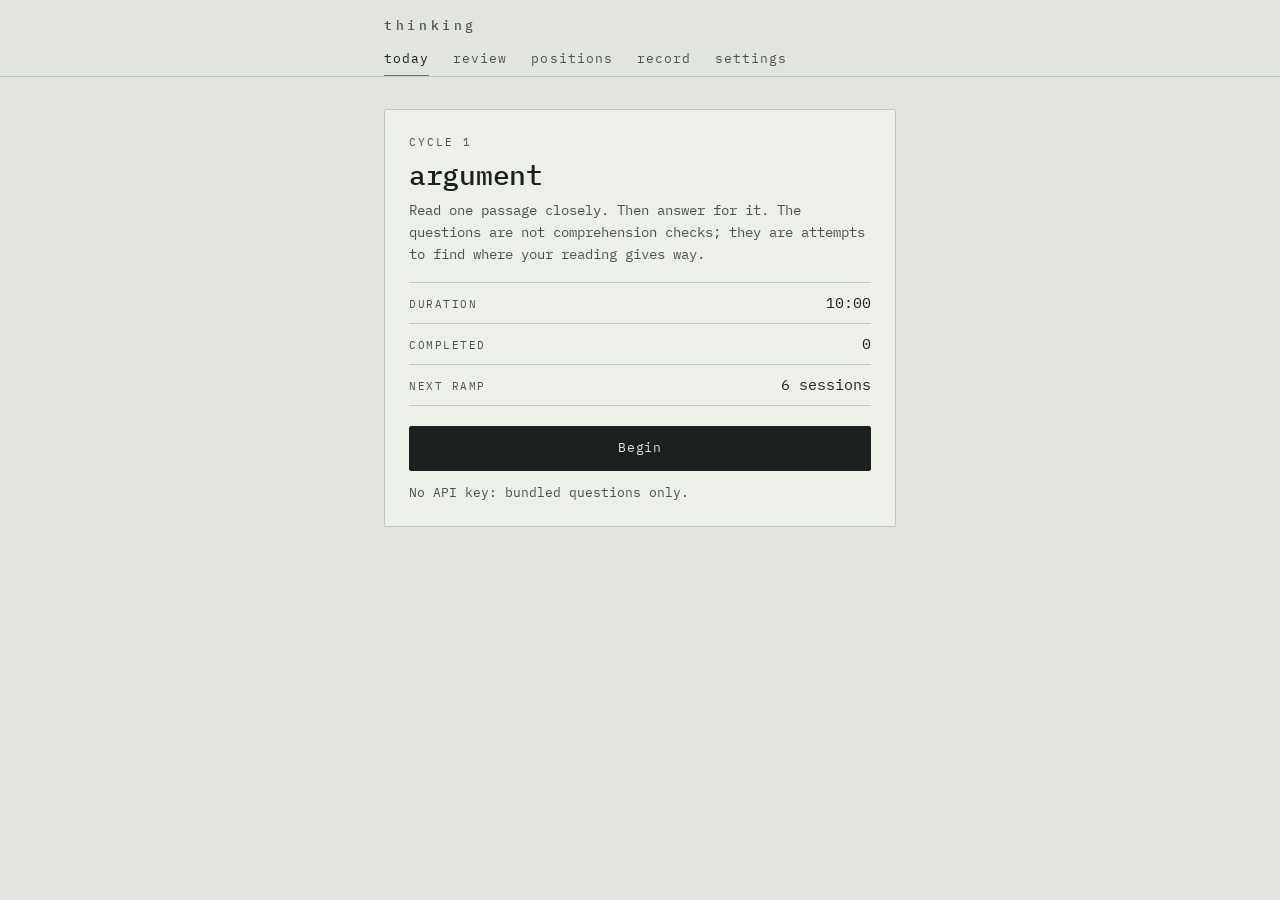
<file: index.html>
<!DOCTYPE html>
<html lang="en">
<head>
<meta charset="utf-8">
<meta name="viewport" content="width=device-width, initial-scale=1, viewport-fit=cover">
<title>thinking-app</title>
<meta name="description" content="A daily practice in critical thinking, mental arithmetic, and reasoning under uncertainty.">
<meta name="theme-color" content="#E2E5DE">
<meta name="color-scheme" content="light">
<meta name="mobile-web-app-capable" content="yes">
<meta name="apple-mobile-web-app-capable" content="yes">
<meta name="apple-mobile-web-app-status-bar-style" content="default">
<meta name="apple-mobile-web-app-title" content="thinking">
<link rel="manifest" href="manifest.webmanifest">
<link rel="icon" href="icons/icon.svg" type="image/svg+xml">
<link rel="apple-touch-icon" sizes="180x180" href="icons/apple-touch-icon.png">
<link rel="preconnect" href="https://fonts.googleapis.com">
<link rel="preconnect" href="https://fonts.gstatic.com" crossorigin>
<link rel="stylesheet" href="https://fonts.googleapis.com/css2?family=IBM+Plex+Mono:ital,wght@0,400;0,500;0,600;1,400&family=Spectral:ital,wght@0,400;0,500;0,600;1,400&display=swap">
<link rel="stylesheet" href="style.css">
</head>
<body>

<a class="skip" href="#main">Skip to content</a>

<header class="topbar" id="topbar">
  <h1 class="wordmark">thinking</h1>
  <nav class="tabs" aria-label="Sections">
    <button class="tab" data-goto="home" aria-current="page">today</button>
    <button class="tab" data-goto="review">review</button>
    <button class="tab" data-goto="positions">positions</button>
    <button class="tab" data-goto="metrics">record</button>
    <button class="tab" data-goto="settings">settings</button>
  </nav>
</header>

<main id="main">

<!-- ══════════════════════════ HOME ══════════════════════════ -->
<section class="view" id="view-home" aria-label="Today">
  <div class="plate">
    <p class="overline" id="home-cycle">cycle 1</p>
    <h2 class="display" id="home-type">argument</h2>
    <p class="lede" id="home-blurb"></p>
    <dl class="specsheet">
      <div><dt id="label-duration">duration</dt><dd id="home-duration">10:00</dd></div>
      <div><dt>completed</dt><dd id="home-completed">0</dd></div>
      <div><dt id="label-ramp">next ramp</dt><dd id="home-ramp">6 sessions</dd></div>
    </dl>
    <div class="row">
      <button class="btn btn-primary" id="btn-begin">Begin</button>
      <button class="btn" id="btn-review-today" hidden>Review today's session</button>
    </div>
    <p class="fineprint" id="home-note"></p>
  </div>

  <div class="plate plate-quiet" id="home-recent" hidden>
    <p class="overline">recent</p>
    <ul class="loglist" id="home-log"></ul>
  </div>
</section>

<!-- ══════════════════════════ SESSION ══════════════════════════ -->
<section class="view" id="view-session" aria-label="Session in progress" hidden>

  <div class="timerbar">
   <div class="timer" id="timer">
    <svg class="arc" viewBox="0 0 120 120" aria-hidden="true" focusable="false">
      <circle class="arc-track" cx="60" cy="60" r="54"></circle>
      <circle class="arc-fill"  cx="60" cy="60" r="54" id="arc-fill"></circle>
    </svg>
    <div class="arc-centre">
      <span class="arc-label" id="timer-label">argument</span>
      <span class="arc-readout" id="timer-readout" hidden>60</span>
    </div>
    <p class="visually-hidden" id="timer-sr" role="status" aria-live="polite"></p>
   </div>
  </div>

  <!-- ARGUMENT -->
  <div class="stage" id="stage-argument" hidden>
    <div class="stage-read" id="arg-read">
      <p class="overline" id="arg-attrib"></p>
      <div class="passage" id="arg-passage"></div>
      <p class="fineprint"><a id="arg-source" href="#" target="_blank" rel="noopener">source text</a></p>
      <button class="btn" id="btn-arg-done-reading">I have read it</button>
    </div>

    <div class="stage-work" id="arg-work" hidden>
      <p class="overline" id="arg-progress">question 1</p>
      <blockquote class="prompt" id="arg-question"></blockquote>
      <label class="visually-hidden" for="arg-answer">Your response</label>
      <textarea id="arg-answer" rows="8" placeholder="Write your response."></textarea>
      <div class="row">
        <button class="btn btn-primary" id="btn-arg-submit">Submit</button>
        <button class="btn btn-ghost" id="btn-arg-reread">Re-read passage</button>
      </div>
      <p class="status" id="arg-status" role="status" aria-live="polite"></p>
    </div>
  </div>

  <!-- MATH -->
  <div class="stage" id="stage-math" hidden>
    <p class="overline" id="math-meta">level 3</p>
    <p class="problem" id="math-problem">&nbsp;</p>
    <form id="math-form" autocomplete="off">
      <label class="visually-hidden" for="math-answer">Answer</label>
      <input id="math-answer" type="text" inputmode="text" autocapitalize="off" autocorrect="off" spellcheck="false" placeholder="answer">
      <button class="btn btn-primary" type="submit">Enter</button>
    </form>
    <p class="verdict" id="math-verdict" role="status" aria-live="polite">&nbsp;</p>
    <p class="fineprint" id="math-tally"></p>
  </div>

  <!-- STEELMAN -->
  <div class="stage" id="stage-steelman" hidden>
    <p class="overline" id="steel-domain"></p>
    <blockquote class="prompt" id="steel-proposition"></blockquote>
    <p class="lede" id="steel-task"></p>
    <p class="fineprint warnoff" id="steel-cheap"></p>

    <div id="steel-build">
      <label class="visually-hidden" for="steel-answer">Your case</label>
      <textarea id="steel-answer" rows="12" placeholder="Build the case. Commit to it."></textarea>
      <div class="row">
        <button class="btn btn-primary" id="btn-steel-submit">Submit the case</button>
      </div>
      <p class="status" id="steel-status" role="status" aria-live="polite"></p>
    </div>

    <div class="reveal" id="steel-reply" hidden>
      <p class="overline">where it gives way</p>
      <blockquote class="prompt" id="steel-reply-text"></blockquote>
    </div>
  </div>

  <!-- DRILL: logic, causal, numbers, calibration all share this -->
  <div class="stage" id="stage-drill" hidden>
    <p class="overline" id="drill-label"></p>
    <blockquote class="prompt" id="drill-prompt"></blockquote>

    <div id="drill-workspace" hidden>
      <label class="lbl" for="drill-work">Work it out here</label>
      <textarea id="drill-work" rows="7"></textarea>
    </div>

    <div class="optiongrid" id="drill-options"></div>

    <form id="drill-entry" autocomplete="off" hidden>
      <label class="visually-hidden" for="drill-number">Your answer</label>
      <input id="drill-number" type="text" inputmode="decimal" placeholder="your answer">
      <button class="btn btn-primary" type="submit" id="drill-entry-submit">Commit</button>
    </form>

    <div id="drill-conf" hidden>
      <p class="overline">how sure are you</p>
      <div class="confgrid" id="drill-confgrid"></div>
    </div>

    <div class="reveal" id="drill-reveal" hidden>
      <p class="verdict" id="drill-verdict"></p>
      <div id="drill-explain"></div>

      <div id="drill-followup" hidden>
        <p class="overline">now in your own words</p>
        <blockquote class="prompt" id="drill-followup-prompt"></blockquote>
        <label class="visually-hidden" for="drill-followup-answer">Your answer</label>
        <textarea id="drill-followup-answer" rows="6" placeholder="Commit before you look."></textarea>
        <div class="row">
          <button class="btn" id="btn-drill-reference">Show the reference answer</button>
        </div>
        <p class="status" id="drill-followup-status" role="status" aria-live="polite"></p>
        <p class="note reference" id="drill-reference" hidden></p>
      </div>

      <div class="row">
        <button class="btn btn-primary" id="btn-drill-next">Next</button>
      </div>
    </div>

    <p class="fineprint" id="drill-remaining"></p>
  </div>

  <div class="stage-foot">
    <p class="timeup" id="time-up-note" hidden>
      Time is up. Finish the thought you are in, then close the session.
      Nothing is lost either way.
    </p>
    <button class="btn btn-ghost btn-small" id="btn-close">Abandon session</button>
  </div>
</section>

<!-- ══════════════════════════ SESSION END ══════════════════════════ -->
<section class="view" id="view-end" aria-label="Session complete" hidden>
  <div class="plate">
    <p class="overline">session closed</p>
    <h2 class="display" id="end-type">argument</h2>
    <dl class="specsheet" id="end-stats"></dl>
    <div class="row">
      <button class="btn btn-primary" data-goto="home">Done</button>
      <button class="btn" id="btn-end-review" hidden>Review this session</button>
    </div>
  </div>
</section>

<!-- ══════════════════════════ REVIEW ══════════════════════════ -->
<section class="view" id="view-review" aria-label="Review" hidden>
  <div class="plate">
    <p class="overline">past sessions</p>
    <p class="lede">Every session is kept. Open one to read it back, or to keep pressing with no clock running.</p>
  </div>
  <div id="review-list"></div>
</section>

<!-- ══════════════════════════ SESSION DETAIL ══════════════════════════ -->
<section class="view" id="view-detail" aria-label="Session detail" hidden>
  <button class="btn btn-ghost btn-small" id="btn-detail-back">Back to review</button>

  <div class="plate">
    <p class="overline" id="detail-when"></p>
    <h2 class="display" id="detail-type"></h2>
    <dl class="specsheet" id="detail-stats" hidden></dl>
  </div>

  <div class="plate" id="detail-passage-plate" hidden>
    <p class="overline" id="detail-attrib"></p>
    <div class="passage" id="detail-passage"></div>
    <p class="fineprint"><a id="detail-source" href="#" target="_blank" rel="noopener">source text</a></p>
  </div>

  <div id="detail-transcript"></div>

  <div class="plate" id="detail-continue" hidden>
    <p class="overline">take it further</p>
    <p class="lede">No timer here. Press as long as you like.</p>

    <div id="detail-pending" hidden>
      <blockquote class="prompt" id="detail-question"></blockquote>
      <label class="visually-hidden" for="detail-answer">Your response</label>
      <textarea id="detail-answer" rows="8" placeholder="Write your response."></textarea>
    </div>

    <div class="row">
      <button class="btn btn-primary" id="btn-detail-press">Press me further</button>
    </div>
    <p class="status" id="detail-status" role="status" aria-live="polite"></p>
  </div>
</section>

<!-- ══════════════════════════ POSITIONS ══════════════════════════ -->
<section class="view" id="view-positions" aria-label="Positions" hidden>
  <div class="plate">
    <p class="overline">position file</p>
    <p class="lede">Convictions in your own words. Every revision is kept.</p>
    <button class="btn btn-primary btn-block" id="btn-pos-new">Write a new position</button>
  </div>

  <div class="plate" id="pos-editor" hidden>
    <label class="lbl" for="pos-title">Title</label>
    <input id="pos-title" type="text" placeholder="What is this position about?">
    <label class="lbl" for="pos-text">Position</label>
    <textarea id="pos-text" rows="12" placeholder="State it plainly. Say what would change your mind."></textarea>
    <div class="row">
      <button class="btn btn-primary" id="btn-pos-save">Save</button>
      <button class="btn btn-ghost" id="btn-pos-cancel">Cancel</button>
    </div>
    <p class="status" id="pos-status" role="status" aria-live="polite"></p>
  </div>

  <div id="pos-list"></div>
</section>

<!-- ══════════════════════════ METRICS ══════════════════════════ -->
<section class="view" id="view-metrics" aria-label="Record" hidden>
  <div class="plate">
    <p class="overline">session length</p>
    <div class="chart" id="chart-length"></div>
    <p class="fineprint" id="metrics-length-note"></p>
  </div>

  <div class="plate">
    <p class="overline">calibration</p>
    <p class="bigstat"><span id="brier-score">&mdash;</span><small>mean Brier score</small></p>
    <p class="fineprint" id="brier-sources"></p>
    <div class="chart" id="chart-calibration"></div>
    <p class="fineprint">The diagonal is perfect calibration. A point below it means overconfidence at that level.</p>
    <table class="tbl" id="cal-table"></table>
  </div>

  <div class="plate">
    <p class="overline">by day type</p>
    <div id="math-stats"></div>
  </div>
</section>

<!-- ══════════════════════════ SETTINGS ══════════════════════════ -->
<section class="view" id="view-settings" aria-label="Settings" hidden>
  <div class="plate">
    <p class="overline">live interrogation</p>
    <p class="lede">Optional. Without a key the bundled questions are used, which is a complete session on its own.</p>
    <label class="lbl" for="set-key">Anthropic API key</label>
    <input id="set-key" type="password" autocomplete="off" spellcheck="false" placeholder="sk-ant-...">
    <label class="lbl" for="set-model">Model</label>
    <input id="set-model" type="text" autocomplete="off" spellcheck="false" placeholder="claude-sonnet-5">
    <div class="row">
      <button class="btn btn-primary" id="btn-set-save">Save</button>
      <button class="btn btn-ghost" id="btn-set-test">Test connection</button>
    </div>
    <p class="status" id="set-status" role="status" aria-live="polite"></p>
    <p class="fineprint">
      The key is held in this browser's localStorage and sent only to api.anthropic.com.
      Get one at <a href="https://console.anthropic.com/settings/keys" target="_blank" rel="noopener">console.anthropic.com</a>,
      which bills separately from a Claude.ai subscription.
    </p>
    <p class="fineprint">
      <strong>claude-sonnet-5</strong> is the default: roughly three pence per argument day.
      <strong>claude-haiku-4-5</strong> costs about a third of that and presses more softly.
      Only argument days ever call the API.
    </p>
  </div>

  <div class="plate">
    <p class="overline">your data</p>
    <p class="lede">Everything lives in this browser. Nothing is synced.</p>
    <div class="row">
      <button class="btn" id="btn-export">Export JSON</button>
      <button class="btn" id="btn-import">Import JSON</button>
    </div>
    <input type="file" id="file-import" accept="application/json,.json" hidden>
    <p class="status" id="data-status" role="status" aria-live="polite"></p>
  </div>

  <div class="plate plate-quiet">
    <p class="overline">danger</p>
    <button class="btn btn-danger" id="btn-reset">Erase everything</button>
    <p class="fineprint">Export first. This cannot be undone.</p>
  </div>
</section>

</main>

<script src="app.js"></script>
</body>
</html>
</file>
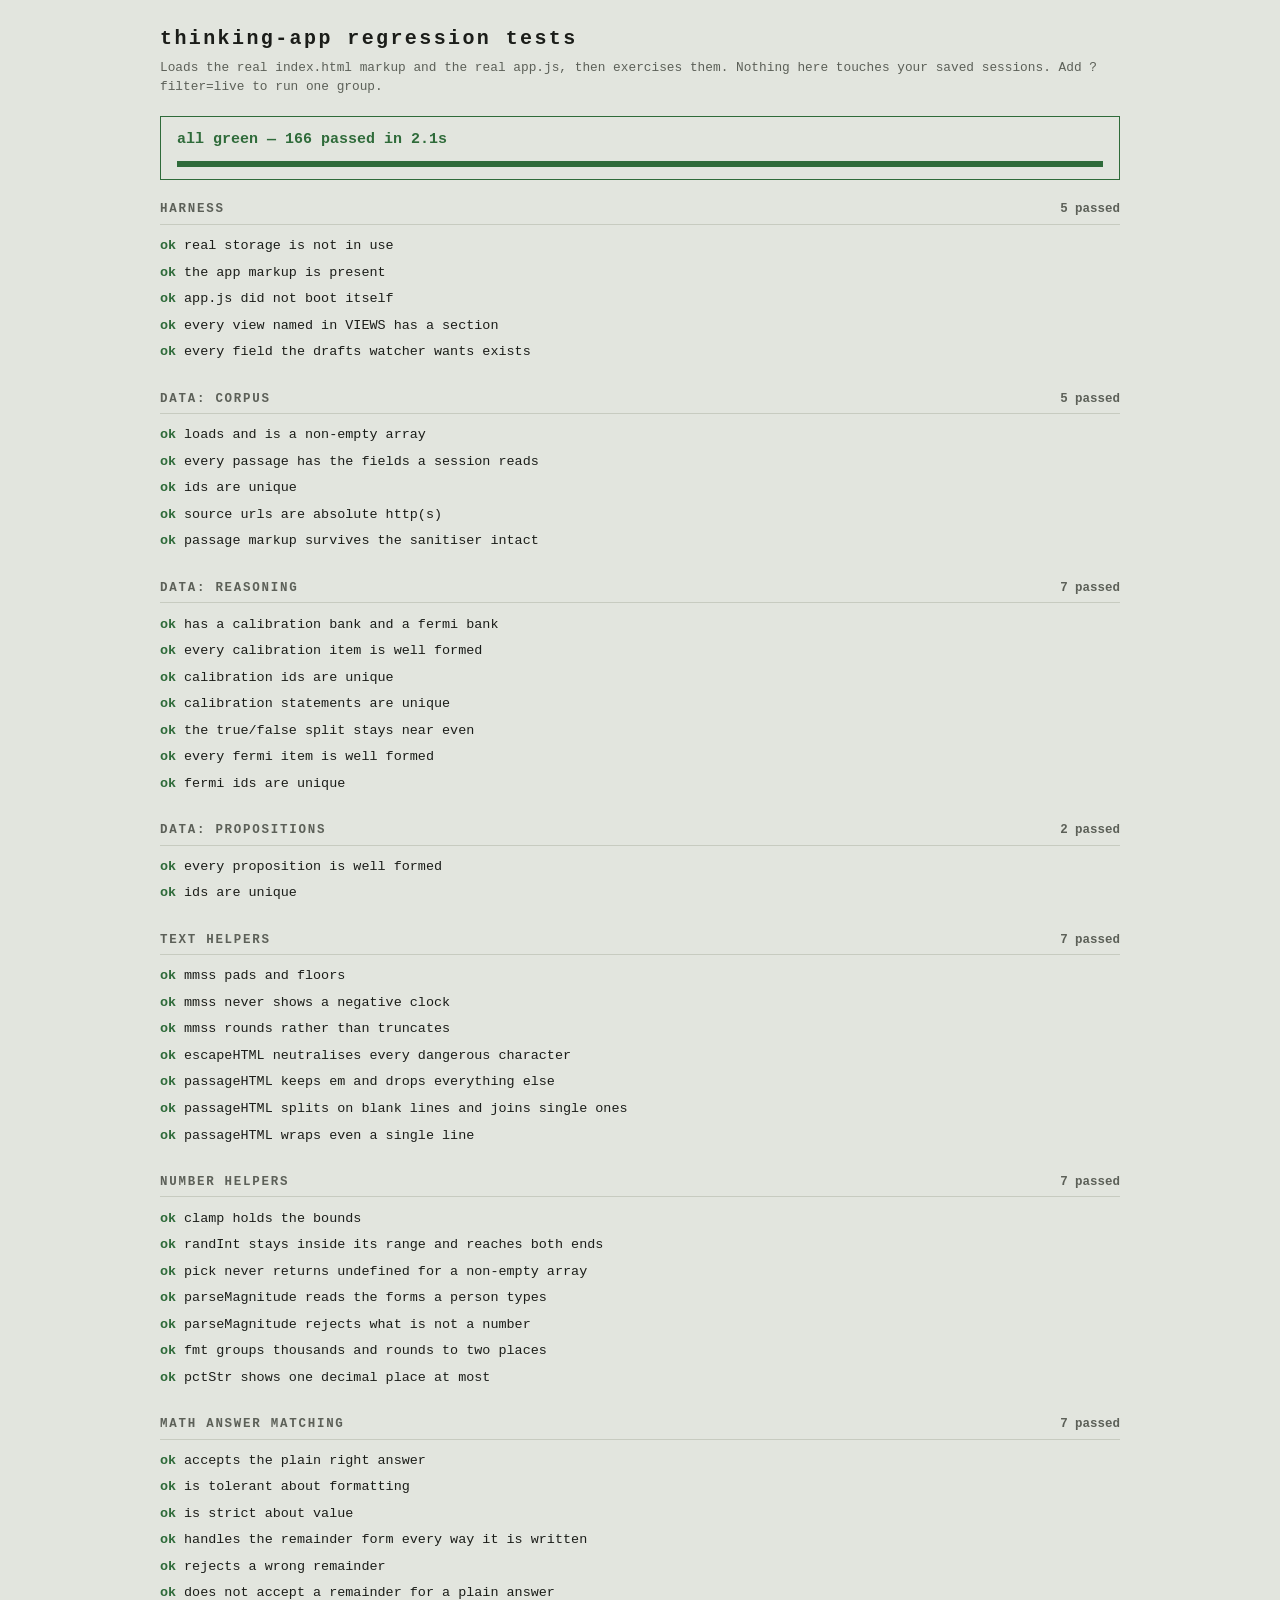
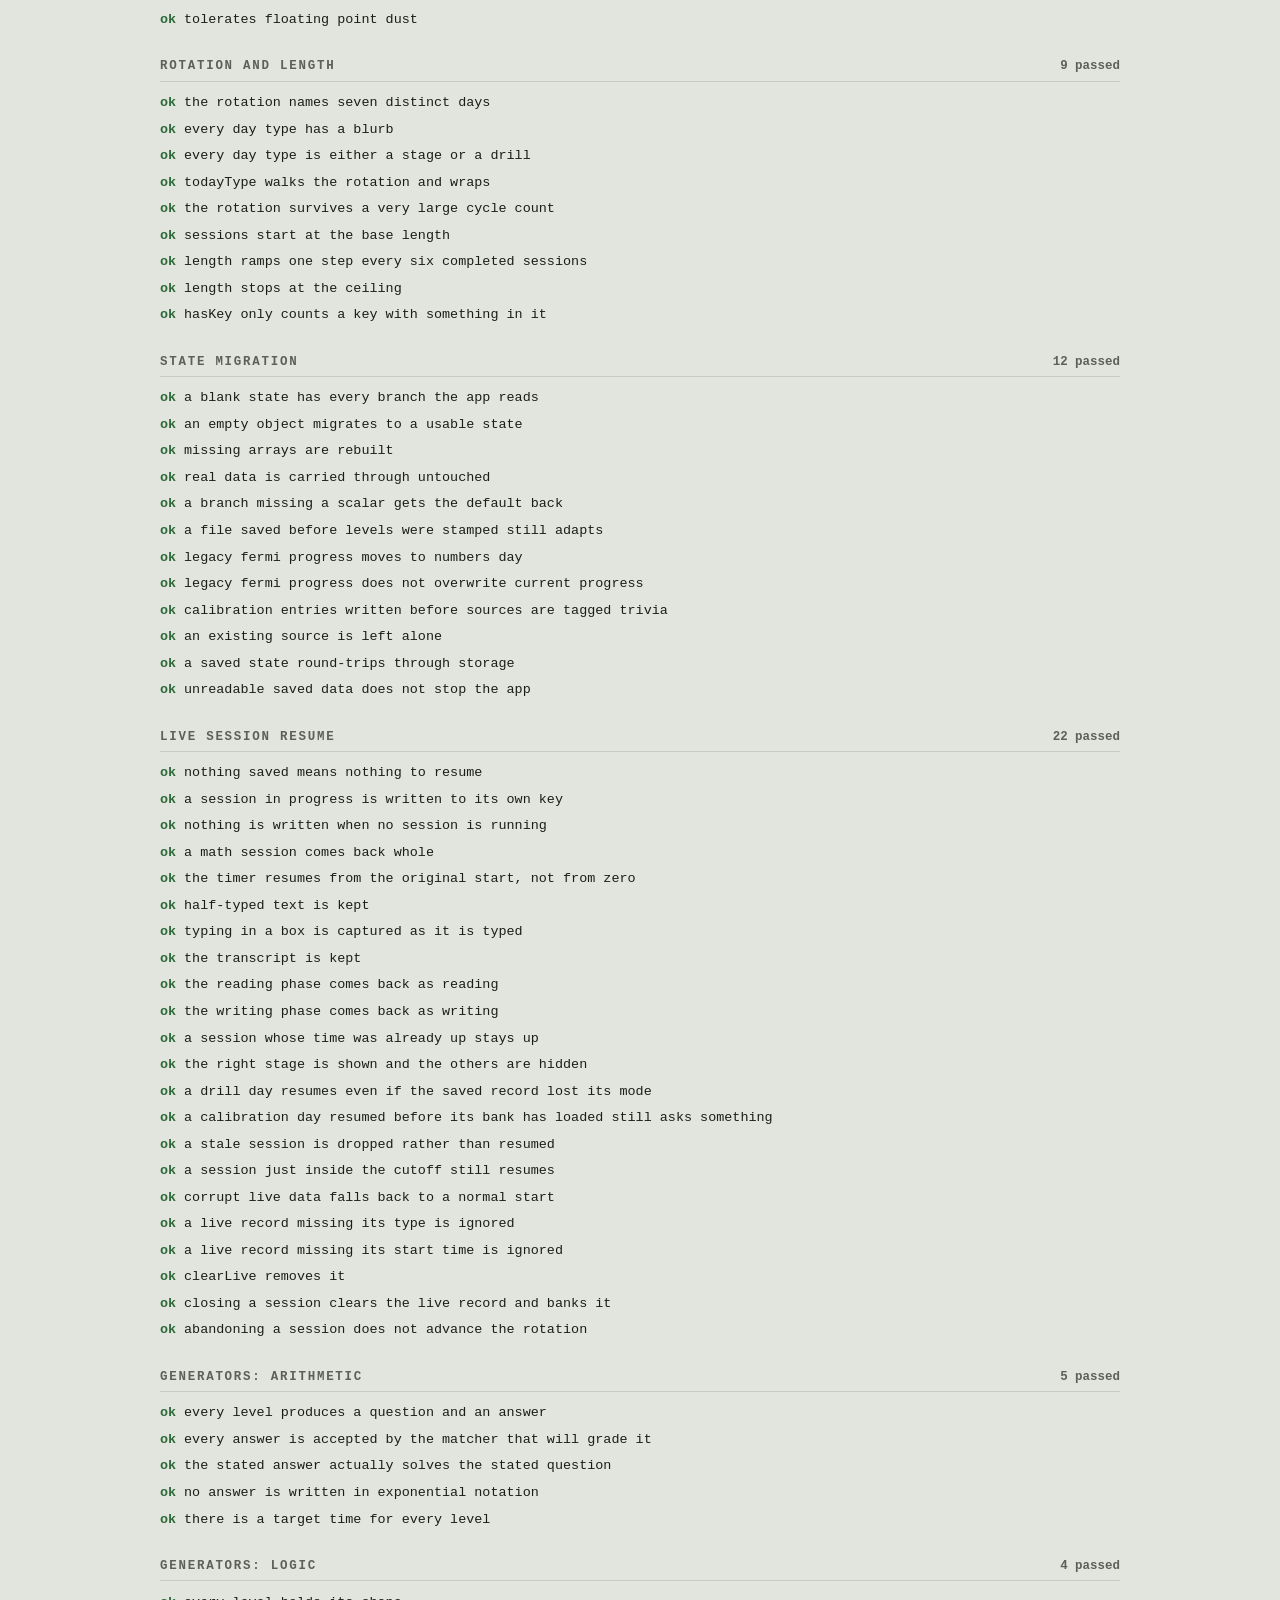
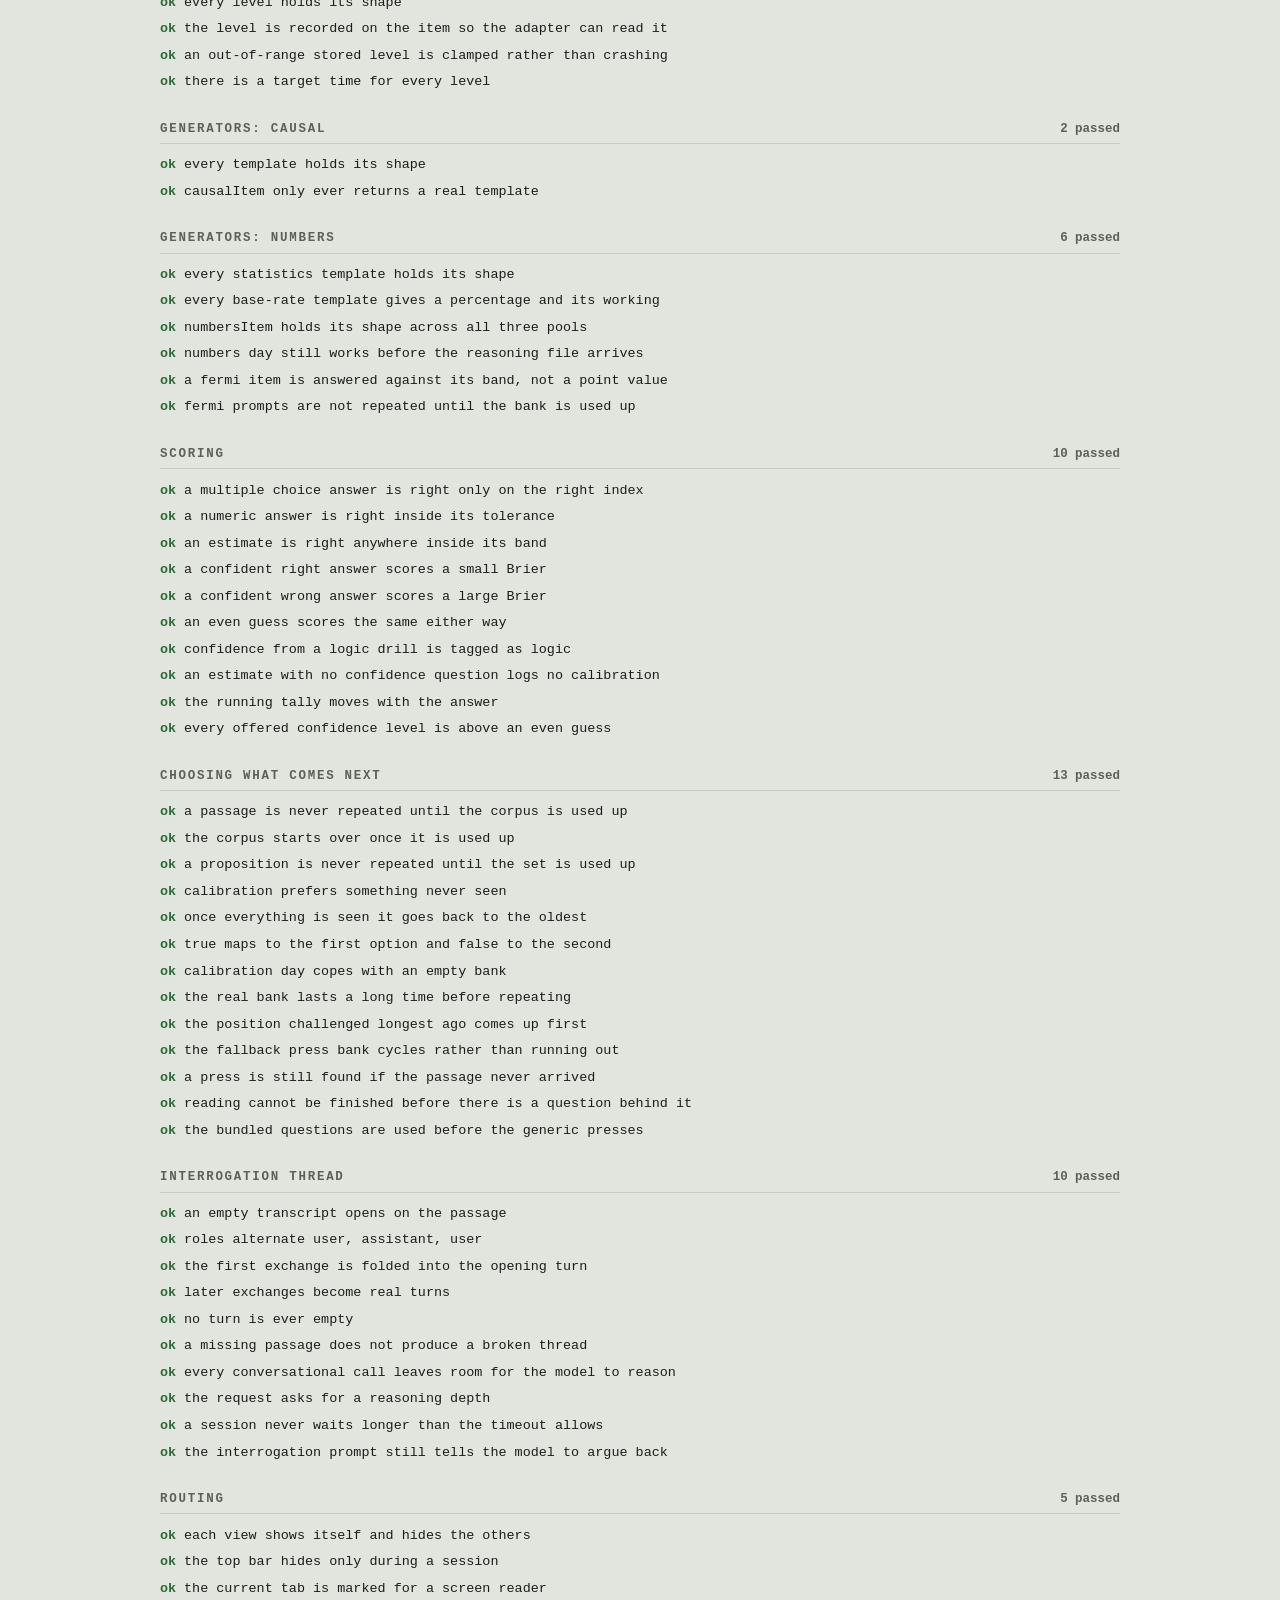
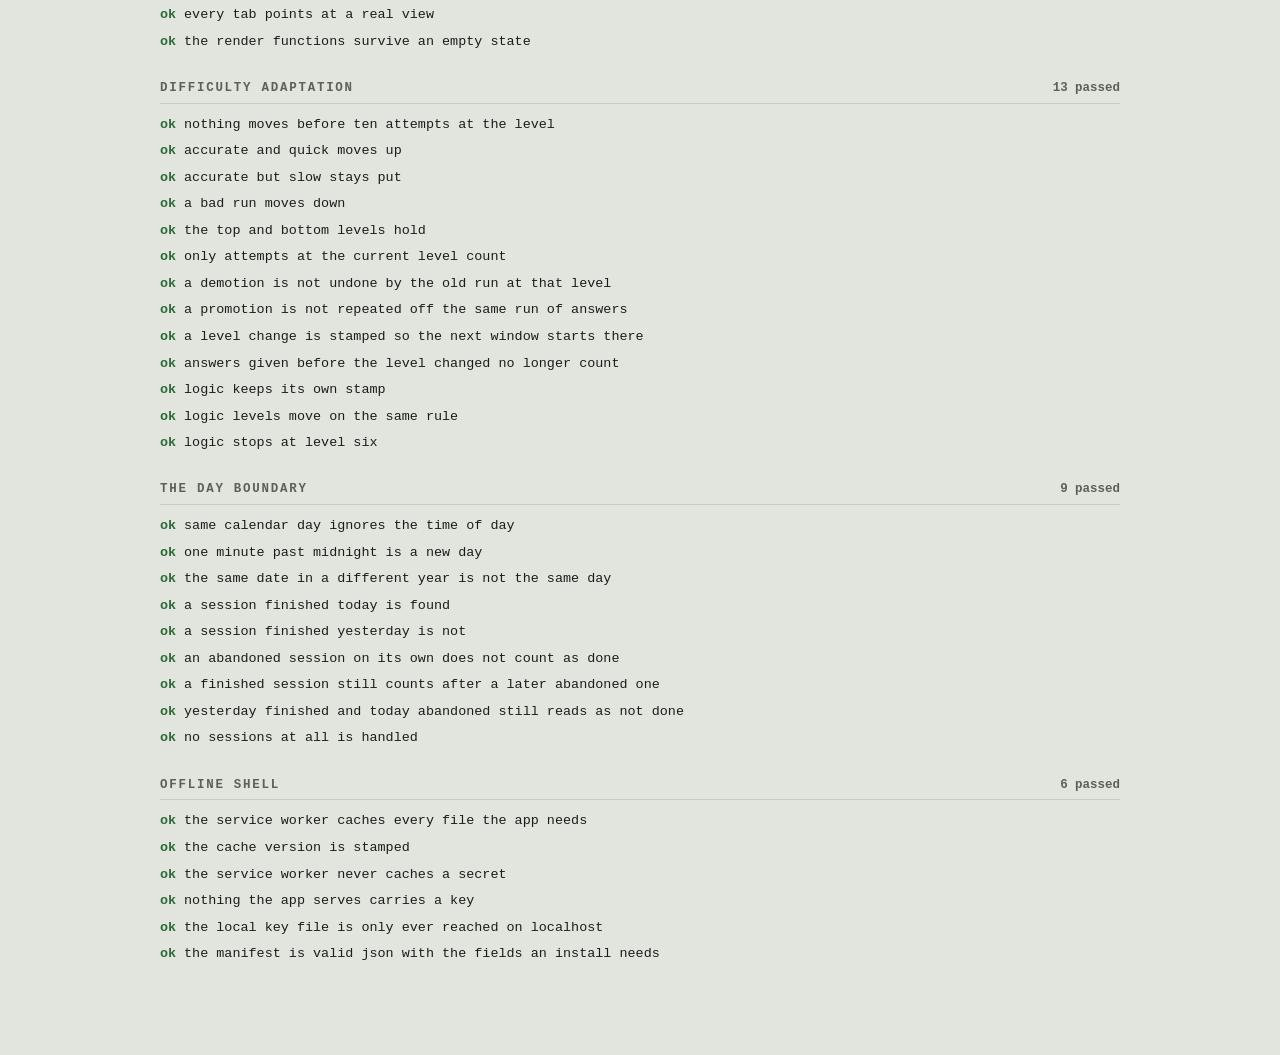
<file: test.html>
<!DOCTYPE html>
<html lang="en">
<head>
<meta charset="utf-8">
<meta name="viewport" content="width=device-width, initial-scale=1, viewport-fit=cover">
<title>thinking-app — regression tests</title>
<meta name="robots" content="noindex">
<style>
  :root {
    --paper: #E2E5DE;
    --ink: #1B1D19;
    --dim: #5C6058;
    --rule: #C7CBC0;
    --pass: #2F6B3A;
    --fail: #8C2F22;
    --warn: #8A6A1E;
  }
  * { box-sizing: border-box; }
  body {
    margin: 0;
    padding: 1.5rem 1rem 4rem;
    background: var(--paper);
    color: var(--ink);
    font: 400 15px/1.5 ui-monospace, SFMono-Regular, "SF Mono", Menlo, monospace;
  }
  .wrap { max-width: 60rem; margin: 0 auto; }
  h1 { font-size: 1.25rem; letter-spacing: .12em; text-transform: lowercase; margin: 0 0 .25rem; }
  .sub { color: var(--dim); margin: 0 0 1.25rem; font-size: .8rem; }

  #t-summary {
    border: 1px solid var(--rule);
    padding: .75rem 1rem;
    margin-bottom: 1.25rem;
    font-weight: 600;
    position: sticky;
    top: 0;
    background: var(--paper);
    z-index: 2;
  }
  #t-summary.ok   { border-color: var(--pass); color: var(--pass); }
  #t-summary.bad  { border-color: var(--fail); color: var(--fail); }

  .bar { height: 6px; background: var(--rule); margin-top: .6rem; display: flex; }
  .bar i { display: block; height: 100%; }
  .bar .p { background: var(--pass); }
  .bar .f { background: var(--fail); }

  .group { margin: 0 0 1.5rem; }
  .group > h2 {
    font-size: .78rem;
    letter-spacing: .14em;
    text-transform: uppercase;
    color: var(--dim);
    border-bottom: 1px solid var(--rule);
    padding-bottom: .3rem;
    margin: 0 0 .5rem;
  }
  .group > h2 .count { float: right; letter-spacing: 0; text-transform: none; }

  .case { padding: .2rem 0 .2rem 1.5rem; position: relative; font-size: .84rem; }
  .case::before { position: absolute; left: 0; top: .2rem; font-weight: 700; }
  .case.pass::before { content: "ok"; color: var(--pass); }
  .case.fail::before { content: "XX"; color: var(--fail); }
  .case.fail { color: var(--fail); }
  .case.skip::before { content: "--"; color: var(--dim); }
  .case.skip { color: var(--dim); }
  .case pre {
    margin: .35rem 0 .6rem;
    padding: .5rem .7rem;
    background: rgba(0,0,0,.05);
    border-left: 2px solid var(--fail);
    white-space: pre-wrap;
    word-break: break-word;
    font-size: .78rem;
    color: var(--ink);
  }
  .note { color: var(--warn); font-size: .78rem; margin: 0 0 1rem; }
  .hidden-host { position: absolute; left: -99999px; top: 0; width: 1px; height: 1px; overflow: hidden; }
  a { color: inherit; }
</style>
</head>
<body>

<div class="wrap">
  <h1>thinking-app regression tests</h1>
  <p class="sub">
    Loads the real <code>index.html</code> markup and the real <code>app.js</code>,
    then exercises them. Nothing here touches your saved sessions.
    Add <code>?filter=live</code> to run one group.
  </p>

  <div id="t-summary">loading…</div>
  <div id="t-note"></div>
  <div id="t-results"></div>
</div>

<!-- The real app markup is injected here so every $('#id') lookup resolves. -->
<div class="hidden-host" id="t-host" aria-hidden="true"></div>

<script>
window.THINKING_APP_TEST = true;

(function () {
  const summary = document.getElementById('t-summary');
  const noteBox = document.getElementById('t-note');
  const host    = document.getElementById('t-host');

  function fail(msg, err) {
    summary.className = 'bad';
    summary.textContent = msg;
    if (err) {
      const pre = document.createElement('pre');
      pre.textContent = (err && err.stack) || String(err);
      noteBox.appendChild(pre);
    }
  }

  // Cache-bust everything. The service worker matches its shell cache with
  // ignoreSearch, so a timestamp alone would not get past it; the `harness`
  // flag is what tells it to stand aside. A stale app.js would make the whole
  // run meaningless.
  const bust = '?harness=1&t=' + Date.now();
  window.__BUST = bust;

  function loadScript(src) {
    return new Promise((resolve, reject) => {
      const s = document.createElement('script');
      s.src = src + bust;
      s.onload = resolve;
      s.onerror = () => reject(new Error('could not load ' + src));
      document.head.appendChild(s);
    });
  }

  async function main() {
    // The app registers listeners on real elements at load time, so the
    // markup has to be in the document before app.js runs. Pulling it from
    // index.html rather than copying it keeps the two from drifting apart.
    summary.textContent = 'loading index.html…';
    const res = await fetch('index.html' + bust);
    if (!res.ok) throw new Error('index.html: ' + res.status + ' ' + res.statusText);
    const doc = new DOMParser().parseFromString(await res.text(), 'text/html');
    doc.querySelectorAll('script').forEach(s => s.remove());
    host.innerHTML = doc.body.innerHTML;

    summary.textContent = 'loading app.js…';
    await loadScript('app.js');

    summary.textContent = 'loading tests.js…';
    await loadScript('tests.js');

    if (typeof window.__runTests !== 'function') throw new Error('tests.js defined no runner');
    await window.__runTests({
      summary: summary,
      note: noteBox,
      results: document.getElementById('t-results'),
      filter: new URLSearchParams(location.search).get('filter') || ''
    });
  }

  main().catch(err => fail('the harness could not start: ' + err.message, err));

  window.addEventListener('error', e => {
    if (!/could not start/.test(summary.textContent)) return;
    fail(summary.textContent, e.error || e.message);
  });
})();
</script>

</body>
</html>
</file>
<file: style.css>
/* ═══════════════════════════════════════════════════════════════
   thinking-app
   A deliberately non-stimulating interface. Nothing here should
   reward you for looking at it. The chrome is an instrument; the
   passage is a book. That split is the whole design.
   ═══════════════════════════════════════════════════════════════ */

:root {
  --paper:    #E2E5DE;
  --raised:   #EDEFE9;
  --ink:      #1C211F;
  --ink-soft: #4A534E;
  --rule:     #C3C9C0;
  --brass:    #8A6E3C;
  --oxblood:  #6B4A4A;

  --mono: "IBM Plex Mono", ui-monospace, SFMono-Regular, Menlo, Consolas, monospace;
  --serif: "Spectral", Georgia, "Times New Roman", serif;

  --gap: 1.25rem;
  --measure: 34rem;
  --radius: 2px;
}

*, *::before, *::after { box-sizing: border-box; }

html {
  background: var(--paper);
  -webkit-text-size-adjust: 100%;
}

body {
  margin: 0;
  background: var(--paper);
  color: var(--ink);
  font-family: var(--mono);
  font-size: 15px;
  line-height: 1.6;
  font-variant-ligatures: none;
  -webkit-tap-highlight-color: transparent;
  overscroll-behavior-y: contain;
}

/* ── accessibility ───────────────────────────────────────────── */

.visually-hidden {
  position: absolute; width: 1px; height: 1px;
  margin: -1px; padding: 0; overflow: hidden;
  clip: rect(0 0 0 0); clip-path: inset(50%); white-space: nowrap;
}

.skip {
  position: absolute; left: -9999px; top: 0; z-index: 10;
  background: var(--ink); color: var(--paper);
  padding: .6rem 1rem; text-decoration: none;
}
.skip:focus { left: 0; }

:focus-visible {
  outline: 2px solid var(--brass);
  outline-offset: 2px;
}

/* ── layout ──────────────────────────────────────────────────── */

.topbar {
  padding: .625rem 1rem;
  padding-top: calc(.625rem + env(safe-area-inset-top));
  border-bottom: 1px solid var(--rule);
  background: var(--paper);
  position: sticky; top: 0; z-index: 5;
}

.wordmark {
  margin: 0;
  font-family: var(--mono);
  font-size: .75rem;
  font-weight: 500;
  letter-spacing: .28em;
  text-transform: lowercase;
  color: var(--ink-soft);
}

/* ── navigation ──────────────────────────────────────────────────────
   On a phone the nav sits at the bottom, within reach of a thumb, and
   divides the width evenly so it cannot wrap however many sections
   there are. Wrapping was the old failure: five labels in a row fit at
   414px and broke at 390px. Above 40rem it returns to the top, where a
   pointer expects it.
   ──────────────────────────────────────────────────────────────────── */

.tabs {
  position: fixed;
  left: 0; right: 0; bottom: 0;
  z-index: 20;
  display: flex;
  background: var(--raised);
  border-top: 1px solid var(--rule);
  padding-bottom: env(safe-area-inset-bottom);
}

.tab {
  appearance: none;
  flex: 1 1 0;
  min-width: 0;
  margin: 0;
  padding: .8rem .125rem;
  background: none;
  border: 0;
  border-top: 2px solid transparent;
  font: inherit;
  font-size: .6875rem;
  letter-spacing: .02em;
  color: var(--ink-soft);
  cursor: pointer;
  min-height: 52px;
  white-space: nowrap;
  overflow: hidden;
  text-overflow: ellipsis;
}
.tab:hover { color: var(--ink); }
.tab[aria-current="page"] {
  color: var(--ink);
  border-top-color: var(--brass);
}

main {
  max-width: var(--measure);
  margin: 0 auto;
  /* clear the fixed nav, plus the home indicator underneath it */
  padding: var(--gap) 1rem calc(5.5rem + env(safe-area-inset-bottom));
}

.view { display: block; }
[hidden] { display: none !important; }

/* ── plates ──────────────────────────────────────────────────── */

.plate {
  background: var(--raised);
  border: 1px solid var(--rule);
  border-radius: var(--radius);
  padding: 1.25rem;
  margin-bottom: var(--gap);
}
.plate-quiet { background: none; }

.overline {
  margin: 0 0 .5rem;
  font-size: .6875rem;
  letter-spacing: .18em;
  text-transform: uppercase;
  color: var(--ink-soft);
}

.display {
  margin: 0 0 .5rem;
  font-family: var(--mono);
  font-size: 1.75rem;
  font-weight: 500;
  letter-spacing: -.01em;
  line-height: 1.1;
}

.lede {
  margin: 0 0 1rem;
  color: var(--ink-soft);
  font-size: .875rem;
}

.fineprint {
  margin: .75rem 0 0;
  font-size: .8125rem;
  color: var(--ink-soft);
  line-height: 1.5;
}
.fineprint a { color: var(--brass); }

.note {
  margin: .5rem 0 1rem;
  font-size: .8125rem;
  color: var(--ink-soft);
  line-height: 1.55;
}

.status {
  margin: .75rem 0 0;
  min-height: 1.2em;
  font-size: .75rem;
  color: var(--brass);
}
.status.err { color: var(--oxblood); }

/* ── spec sheet ──────────────────────────────────────────────── */

.specsheet {
  margin: 0 0 1.25rem;
  border-top: 1px solid var(--rule);
}
.specsheet > div {
  display: flex;
  justify-content: space-between;
  align-items: baseline;
  gap: 1rem;
  padding: .5rem 0;
  border-bottom: 1px solid var(--rule);
}
.specsheet dt {
  font-size: .6875rem;
  letter-spacing: .14em;
  text-transform: uppercase;
  color: var(--ink-soft);
}
.specsheet dd {
  margin: 0;
  font-variant-numeric: tabular-nums;
  font-size: .9375rem;
}

/* ── buttons ─────────────────────────────────────────────────── */

.btn {
  appearance: none;
  font: inherit;
  font-size: .8125rem;
  letter-spacing: .06em;
  padding: .7rem 1.1rem;
  border: 1px solid var(--ink);
  border-radius: var(--radius);
  background: transparent;
  color: var(--ink);
  cursor: pointer;
  min-height: 44px;
}
.btn:hover { background: rgba(28,33,31,.05); }
.btn:active { transform: translateY(1px); }
.btn[disabled] { opacity: .4; cursor: not-allowed; }

.btn-primary { background: var(--ink); color: var(--paper); }
.btn-primary:hover { background: #2b322f; }

.btn-ghost { border-color: var(--rule); color: var(--ink-soft); }
.btn-ghost:hover { color: var(--ink); }

.btn-danger { border-color: var(--oxblood); color: var(--oxblood); }
.btn-danger:hover { background: rgba(107,74,74,.08); }

/* Smaller type, but never a smaller target: 44px is the floor for a thumb. */
.btn-small { font-size: .75rem; padding: .5rem .8rem; min-height: 44px; }

@media (min-width: 40rem) {
  .btn-small { min-height: 0; }
}

.btn-choice { flex: 1; }
.btn-block { width: 100%; }

.row { display: flex; gap: .625rem; flex-wrap: wrap; margin-top: 1rem; }
.row > .btn:not(.btn-small) { flex: 1 1 auto; min-width: 8rem; }
.row-split { display: flex; gap: .625rem; }

/* ── fields ──────────────────────────────────────────────────── */

.lbl {
  display: block;
  margin: 1rem 0 .375rem;
  font-size: .6875rem;
  letter-spacing: .14em;
  text-transform: uppercase;
  color: var(--ink-soft);
}

input[type="text"], input[type="password"], textarea {
  width: 100%;
  font-family: var(--mono);
  font-size: 1rem;
  line-height: 1.6;
  color: var(--ink);
  background: var(--paper);
  border: 1px solid var(--rule);
  border-radius: var(--radius);
  padding: .7rem .8rem;
}
textarea { resize: vertical; min-height: 8rem; }
input:focus, textarea:focus { border-color: var(--brass); }
::placeholder { color: var(--ink-soft); opacity: .55; }

/* ═══════════════════════════════════════════════════════════════
   THE TIMER
   The numeric readout is withheld until the final minute. This is
   deliberate. Clock-watching is the enemy of focus. Do not add a
   visible countdown.
   ═══════════════════════════════════════════════════════════════ */

/* The arc stays on screen while you scroll a passage several screens deep:
   it is the only sign that time is passing. It rides in a full-bleed bar so
   the text scrolls under the bar rather than around the circle. */
.timerbar {
  position: sticky;
  top: 0;
  z-index: 4;
  display: flex;
  justify-content: center;
  background: var(--paper);
  border-bottom: 1px solid var(--rule);
  margin: calc(var(--gap) * -1) -1rem 1.25rem;
  padding: .5rem 1rem .625rem;
}

.timer {
  position: relative;
  width: 96px;
  height: 96px;
}

@media (min-width: 40rem) {
  .timerbar { margin-top: -2rem; padding-top: 1rem; }
  .timer { width: 124px; height: 124px; }
}

.arc { width: 100%; height: 100%; transform: rotate(-90deg); }

.arc-track {
  fill: none;
  stroke: var(--rule);
  stroke-width: 1.5;
}

.arc-fill {
  fill: none;
  stroke: var(--brass);
  stroke-width: 1.5;
  stroke-linecap: butt;
  stroke-dasharray: 339.292;
  stroke-dashoffset: 339.292;
  transition: stroke-dashoffset 1s linear;
}

.timer.final .arc-fill { stroke: var(--oxblood); }

/* Time is up. The arc is complete and stays that way. Nothing counts up:
   overtime is not a score, and a second clock would defeat the whole idea. */
.timer.elapsed .arc-fill { stroke: var(--ink-soft); }
.timer.elapsed .arc-label { color: var(--ink); }

.arc-centre {
  position: absolute;
  inset: 0;
  display: flex;
  flex-direction: column;
  align-items: center;
  justify-content: center;
  gap: .25rem;
  text-align: center;
}

.arc-label {
  font-size: .625rem;
  letter-spacing: .18em;
  text-transform: uppercase;
  color: var(--ink-soft);
}

.arc-readout {
  font-size: 1.375rem;
  font-variant-numeric: tabular-nums;
  color: var(--oxblood);
  line-height: 1;
}

/* ── stages ──────────────────────────────────────────────────── */

.stage { margin-bottom: 1.5rem; }

.stage-foot {
  border-top: 1px solid var(--rule);
  padding-top: 1rem;
  text-align: center;
}

.timeup {
  margin: 0 0 1rem;
  font-size: .8125rem;
  line-height: 1.55;
  color: var(--ink-soft);
  text-align: left;
}

/* ── review ──────────────────────────────────────────────────── */

.reviewrow {
  display: block;
  width: 100%;
  text-align: left;
  font: inherit;
  color: var(--ink);
  background: var(--raised);
  border: 1px solid var(--rule);
  border-left: 2px solid var(--brass);
  border-radius: var(--radius);
  padding: .875rem 1rem;
  margin-bottom: .625rem;
  cursor: pointer;
  min-height: 44px;
}
.reviewrow:hover { background: #f2f4ef; }
.reviewrow:active { transform: translateY(1px); }

.reviewrow-top {
  display: flex;
  justify-content: space-between;
  align-items: baseline;
  gap: 1rem;
}

.reviewrow-type {
  font-size: .875rem;
  letter-spacing: .04em;
}

.reviewrow-time {
  font-size: .75rem;
  color: var(--ink-soft);
  font-variant-numeric: tabular-nums;
}

.reviewrow-detail {
  display: block;
  margin-top: .25rem;
  font-size: .75rem;
  color: var(--ink-soft);
}

#btn-detail-back { margin-bottom: var(--gap); }

.exchange { border-left: 2px solid var(--rule); }

.exchange .prompt {
  border-left-width: 0;
  padding-left: 0;
  font-size: 1.0625rem;
  color: var(--ink-soft);
  margin-bottom: .875rem;
}

.exchange .answer {
  font-family: var(--serif);
  font-size: 1.0625rem;
  line-height: 1.65;
  white-space: pre-wrap;
  border-top: 1px solid var(--rule);
  padding-top: .875rem;
}

/* passage: this is the one place that reads as a book */
.passage {
  font-family: var(--serif);
  font-size: 1.1875rem;
  line-height: 1.72;
  color: var(--ink);
  margin-bottom: 1rem;
}
.passage p { margin: 0 0 1.1em; }
.passage p:last-child { margin-bottom: 0; }
.passage em { font-style: italic; }

.prompt {
  margin: 0 0 1rem;
  padding: 0 0 0 1rem;
  border-left: 2px solid var(--brass);
  font-family: var(--serif);
  font-size: 1.125rem;
  line-height: 1.6;
  white-space: pre-wrap;   /* live replies arrive as several paragraphs */
}

.problem {
  font-size: 2rem;
  font-variant-numeric: tabular-nums;
  letter-spacing: .02em;
  margin: 1.5rem 0;
  text-align: center;
  line-height: 1.3;
}

#math-form { display: flex; gap: .625rem; }
#math-form input { text-align: center; font-size: 1.25rem; }

.verdict {
  margin: 1rem 0 .25rem;
  font-size: .875rem;
  min-height: 1.4em;
}
.verdict.right { color: var(--brass); }
.verdict.wrong { color: var(--oxblood); }

.reveal { border-top: 1px solid var(--rule); margin-top: 1.25rem; padding-top: 1.25rem; }

.steps {
  margin: 0 0 1rem;
  padding-left: 1.25rem;
  font-size: .8125rem;
  color: var(--ink-soft);
  line-height: 1.6;
}
.steps li { margin-bottom: .4rem; }

#cal-conf { margin-top: 1.5rem; }

.confgrid {
  display: grid;
  grid-template-columns: repeat(3, 1fr);
  gap: .5rem;
}

/* ── logs and lists ──────────────────────────────────────────── */

.loglist { list-style: none; margin: 0; padding: 0; }
.loglist li {
  display: flex;
  justify-content: space-between;
  gap: 1rem;
  padding: .4rem 0;
  border-bottom: 1px solid var(--rule);
  font-size: .75rem;
  color: var(--ink-soft);
  font-variant-numeric: tabular-nums;
}
.loglist li:last-child { border-bottom: 0; }

.pos-card { border-left: 2px solid var(--rule); }
.pos-title {
  margin: 0 0 .5rem;
  font-family: var(--serif);
  font-size: 1.25rem;
  font-weight: 600;
}
.pos-body {
  font-family: var(--serif);
  font-size: 1.0625rem;
  line-height: 1.65;
  white-space: pre-wrap;
  margin-bottom: 1rem;
}
.pos-meta {
  font-size: .6875rem;
  letter-spacing: .1em;
  text-transform: uppercase;
  color: var(--ink-soft);
  margin: 0 0 .75rem;
}

.history {
  border-top: 1px solid var(--rule);
  margin-top: 1rem;
  padding-top: .75rem;
}
.history summary {
  cursor: pointer;
  font-size: .75rem;
  letter-spacing: .1em;
  text-transform: uppercase;
  color: var(--ink-soft);
}
.history-entry {
  border-left: 1px solid var(--rule);
  padding-left: .875rem;
  margin-top: .875rem;
  font-family: var(--serif);
  font-size: .9375rem;
  line-height: 1.6;
  white-space: pre-wrap;
  color: var(--ink-soft);
}
.history-stamp {
  display: block;
  font-family: var(--mono);
  font-size: .6875rem;
  letter-spacing: .1em;
  text-transform: uppercase;
  margin-bottom: .35rem;
  color: var(--ink-soft);
  white-space: normal;
}

.challenge {
  margin-top: 1rem;
  padding: .875rem;
  border: 1px solid var(--oxblood);
  border-radius: var(--radius);
  font-family: var(--serif);
  font-size: 1rem;
  line-height: 1.6;
  white-space: pre-wrap;
}

/* ── charts ──────────────────────────────────────────────────── */

.chart { margin: .5rem 0 .75rem; }
.chart svg { display: block; width: 100%; height: auto; overflow: visible; }
.chart .axis { stroke: var(--rule); stroke-width: 1; }
.chart .grid { stroke: var(--rule); stroke-width: .5; opacity: .7; }
.chart .ideal { stroke: var(--ink-soft); stroke-width: 1; stroke-dasharray: 3 3; opacity: .5; }
.chart .series { fill: none; stroke: var(--brass); stroke-width: 1.75; }
.chart .dot { fill: var(--brass); }
.chart .tick {
  font-family: var(--mono);
  font-size: 9px;
  fill: var(--ink-soft);
}
.chart .tick-y   { text-anchor: end; }
.chart .tick-mid { text-anchor: middle; }
.chart .tick-end { text-anchor: end; }
.chart .axis-label { font-size: 8px; letter-spacing: .06em; }
.chart-empty {
  font-size: .8125rem;
  color: var(--ink-soft);
  padding: 1.5rem 0;
  text-align: center;
}

.bigstat {
  margin: .25rem 0 1rem;
  font-size: 2.25rem;
  font-variant-numeric: tabular-nums;
  line-height: 1;
}
.bigstat small {
  display: block;
  font-size: .6875rem;
  letter-spacing: .14em;
  text-transform: uppercase;
  color: var(--ink-soft);
  margin-top: .5rem;
}

.tbl {
  width: 100%;
  border-collapse: collapse;
  font-size: .75rem;
  font-variant-numeric: tabular-nums;
  margin-top: .75rem;
}
.tbl th, .tbl td {
  text-align: right;
  padding: .35rem .4rem;
  border-bottom: 1px solid var(--rule);
}
.tbl th {
  font-weight: 500;
  font-size: .6875rem;
  letter-spacing: .1em;
  text-transform: uppercase;
  color: var(--ink-soft);
}
.tbl th:first-child, .tbl td:first-child { text-align: left; }
.tbl tr.empty td { opacity: .45; }
.tbl tr.over td { color: var(--oxblood); }

/* ── motion ──────────────────────────────────────────────────── */

@media (prefers-reduced-motion: reduce) {
  *, *::before, *::after {
    animation-duration: .001ms !important;
    animation-iteration-count: 1 !important;
    transition-duration: .001ms !important;
    scroll-behavior: auto !important;
  }
}

/* ── wider screens: still narrow, this is a reading tool ─────── */

@media (min-width: 40rem) {
  body { font-size: 16px; }
  main { padding: 2rem 1rem 4rem; }
  .plate { padding: 1.5rem; }

  .topbar { padding: 1rem 0 0; }
  .wordmark,
  .tabs {
    max-width: var(--measure);
    margin: 0 auto;
    padding-left: 1rem;
    padding-right: 1rem;
  }
  .wordmark { margin-bottom: .75rem; font-size: .8125rem; }

  .tabs {
    position: static;
    background: none;
    border-top: 0;
    padding-bottom: 0;
    gap: 1.5rem;
  }
  .tab {
    flex: 0 0 auto;
    min-height: 0;
    padding: 0 0 .35rem;
    border-top: 0;
    border-bottom: 1px solid transparent;
    font-size: .8125rem;
    letter-spacing: .08em;
  }
  .tab[aria-current="page"] {
    border-top-color: transparent;
    border-bottom-color: var(--brass);
  }
}

/* ── drill stage: shared by logic, causal, numbers, calibration ─────── */

.optiongrid {
  display: flex;
  flex-direction: column;
  gap: .5rem;
  margin-top: 1rem;
}

.btn-option {
  text-align: left;
  line-height: 1.45;
  padding: .8rem 1rem;
  white-space: normal;
}
.btn-option.chosen {
  border-color: var(--brass);
  border-width: 2px;
  padding: calc(.8rem - 1px) calc(1rem - 1px);
}
.btn-option[disabled] { opacity: .75; }

#drill-entry { display: flex; gap: .625rem; margin-top: 1rem; }
#drill-entry input { text-align: center; font-size: 1.125rem; }

#drill-conf { margin-top: 1.5rem; }
#drill-explain .steps { margin-top: .5rem; }

#drill-followup {
  border-top: 1px solid var(--rule);
  margin-top: 1.25rem;
  padding-top: 1.25rem;
}

.reference {
  border-left: 2px solid var(--brass);
  padding-left: .875rem;
  margin-top: 1rem;
}

/* ── steelman stage ─────────────────────────────────────────────────── */

.warnoff {
  border-left: 2px solid var(--oxblood);
  padding-left: .875rem;
  color: var(--ink-soft);
  margin-bottom: 1.25rem;
}

#steel-proposition {
  font-size: 1.25rem;
  border-left-color: var(--ink);
}

#steel-reply-text {
  border-left-color: var(--oxblood);
  font-size: 1.0625rem;
}

/* ── record: per-day-type table ─────────────────────────────────────── */

.daygrid {
  display: grid;
  grid-template-columns: 1fr auto auto;
  gap: .35rem 1rem;
  font-size: .8125rem;
  font-variant-numeric: tabular-nums;
  margin-top: .5rem;
}
.daygrid > div {
  padding: .35rem 0;
  border-bottom: 1px solid var(--rule);
}
.daygrid .dg-type { color: var(--ink); }
.daygrid .dg-num { text-align: right; color: var(--ink-soft); }
</file>
